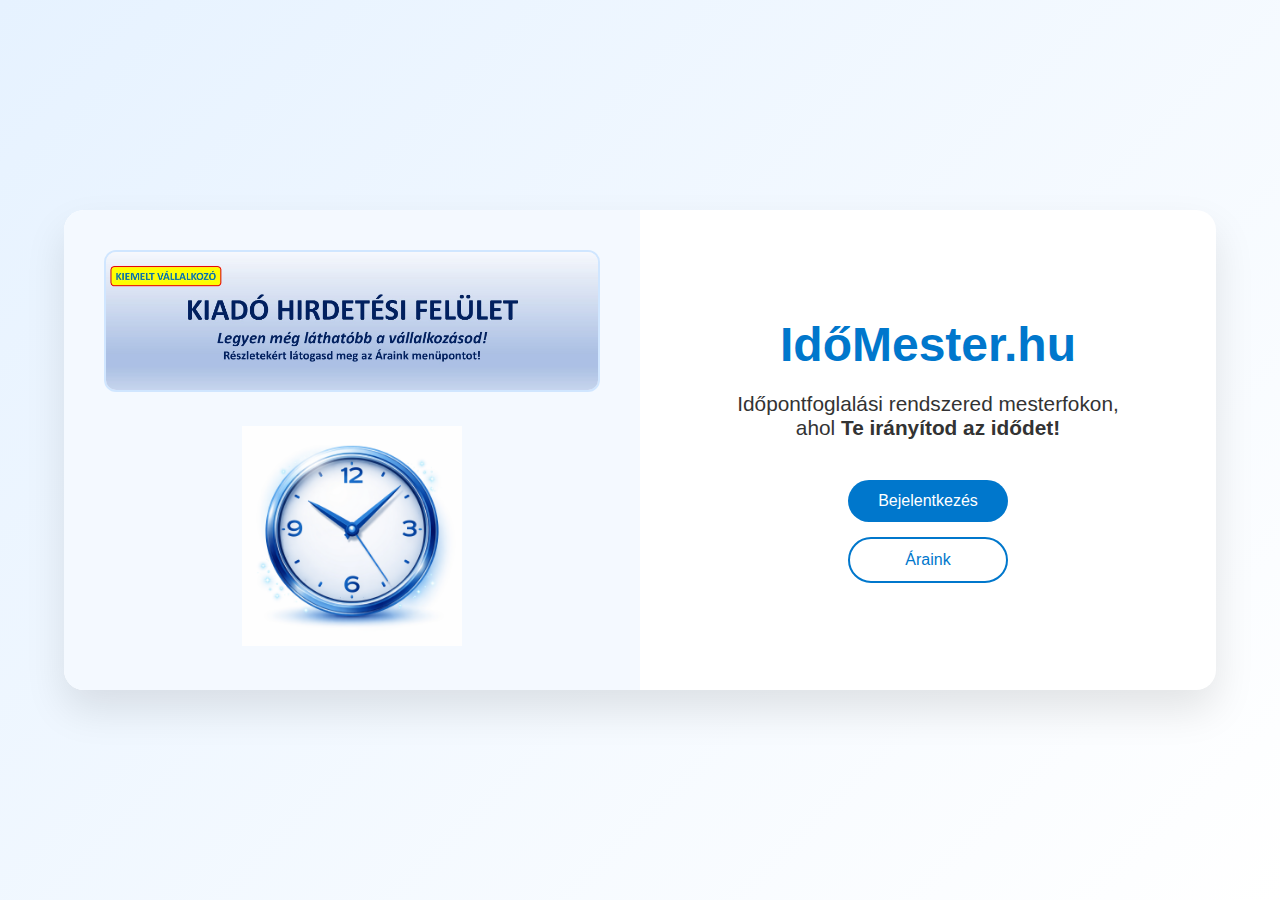
<file: index.html>
<!DOCTYPE html>
<html lang="hu">
<head>
    <meta charset="UTF-8">
    <meta name="viewport" content="width=device-width, initial-scale=1.0">
    <title>IdőMester.hu – Az idő a kezedben</title>

    <style>
        * {
            box-sizing: border-box;
            margin: 0;
            padding: 0;
            font-family: "Segoe UI", Tahoma, sans-serif;
        }

        body {
            background: linear-gradient(135deg, #e6f2ff, #ffffff);
            min-height: 100vh;
            display: flex;
            justify-content: center;
            align-items: center;
        }

        .container {
            width: 90%;
            max-width: 1200px;
            display: flex;
            background: white;
            border-radius: 20px;
            box-shadow: 0 20px 40px rgba(0, 0, 0, 0.1);
            overflow: hidden;
        }

        /* BAL OLDAL */
        .left {
            flex: 1;
            background: #f4f9ff;
            padding: 40px;
            display: flex;
            flex-direction: column;
            align-items: center;
            justify-content: center;
            gap: 30px;
        }

        .ad {
            width: 100%;
            max-width: 500px;
        }

        .ad img {
            width: 100%;
            height: auto;
            border-radius: 12px;
            border: 2px solid #d0e6ff;
        }

        .clock img {
            width: 220px;
            height: auto;
        }

        /* JOBB OLDAL */
        .right {
            flex: 1;
            padding: 40px;
            display: flex;
            flex-direction: column;
            align-items: center;
            justify-content: center;
            text-align: center;
            gap: 20px;
        }

        .right h1 {
            font-size: 3rem;
            color: #0077cc;
        }

        .right h2 {
            font-size: 1.3rem;
            font-weight: normal;
            color: #333;
            max-width: 400px;
        }

        .links {
            display: flex;
            flex-direction: column;
            gap: 15px;
            margin-top: 20px;
        }

        .links a {
            text-decoration: none;
            color: white;
            background: #0077cc;
            padding: 12px 30px;
            border-radius: 30px;
            font-size: 1rem;
            transition: background 0.3s;
        }

        .links a:hover {
            background: #005fa3;
        }

        .links a.secondary {
            background: transparent;
            color: #0077cc;
            border: 2px solid #0077cc;
        }

        .links a.secondary:hover {
            background: #e6f2ff;
        }

/* 📱 MOBILNÉZET – EGYMÁS ALATT, SCROLL NÉLKÜL */
@media (max-width: 600px) {

    body {
        min-height: 100vh;
    }

    .container {
        flex-direction: column;
        height: 100vh;
        max-height: 100vh;
        border-radius: 0;
    }

    .left {
        order: 1;
        padding: 10px;
        gap: 8px;
    }

    .right {
        order: 2;
        padding: 12px;
    }

    .ad img {
        max-height: 70px;
    }

    .right h1 {
        font-size: 1.3rem;
        margin-bottom: 8px;
    }

    form {
        gap: 8px;
    }

    input, select {
        padding: 8px;
        font-size: 0.9rem;
    }

    button {
        padding: 10px;
        font-size: 0.9rem;
    }

    .switch {
        margin-top: 8px;
        font-size: 0.85rem;
    }

    a {
        font-size: 0.85rem;
    }
}

    </style>
</head>
<body>

<div class="container">

    <!-- BAL OLDAL -->
    <div class="left">
        <div class="ad">
            <!-- HIRDETÉSI PLAKÁT (50x14 arány) -->
            <img src="hirdetes.jpg" alt="Hirdetés">
        </div>

        <div class="clock">
            <!-- ÓRA KÉP -->
            <img src="ora.png" alt="Óra">
        </div>
    </div>

    <!-- JOBB OLDAL -->
    <div class="right">
        <h1>IdőMester.hu</h1>
        <h2>
            Időpontfoglalási rendszered mesterfokon,<br>
            ahol <strong>Te irányítod az idődet!</strong>
        </h2>

        <div class="links">
            <a href="bejelentkezes.html">Bejelentkezés</a>
            <a href="araink.html" class="secondary">Áraink</a>
        </div>
    </div>

</div>

</body>
</html>
</file>
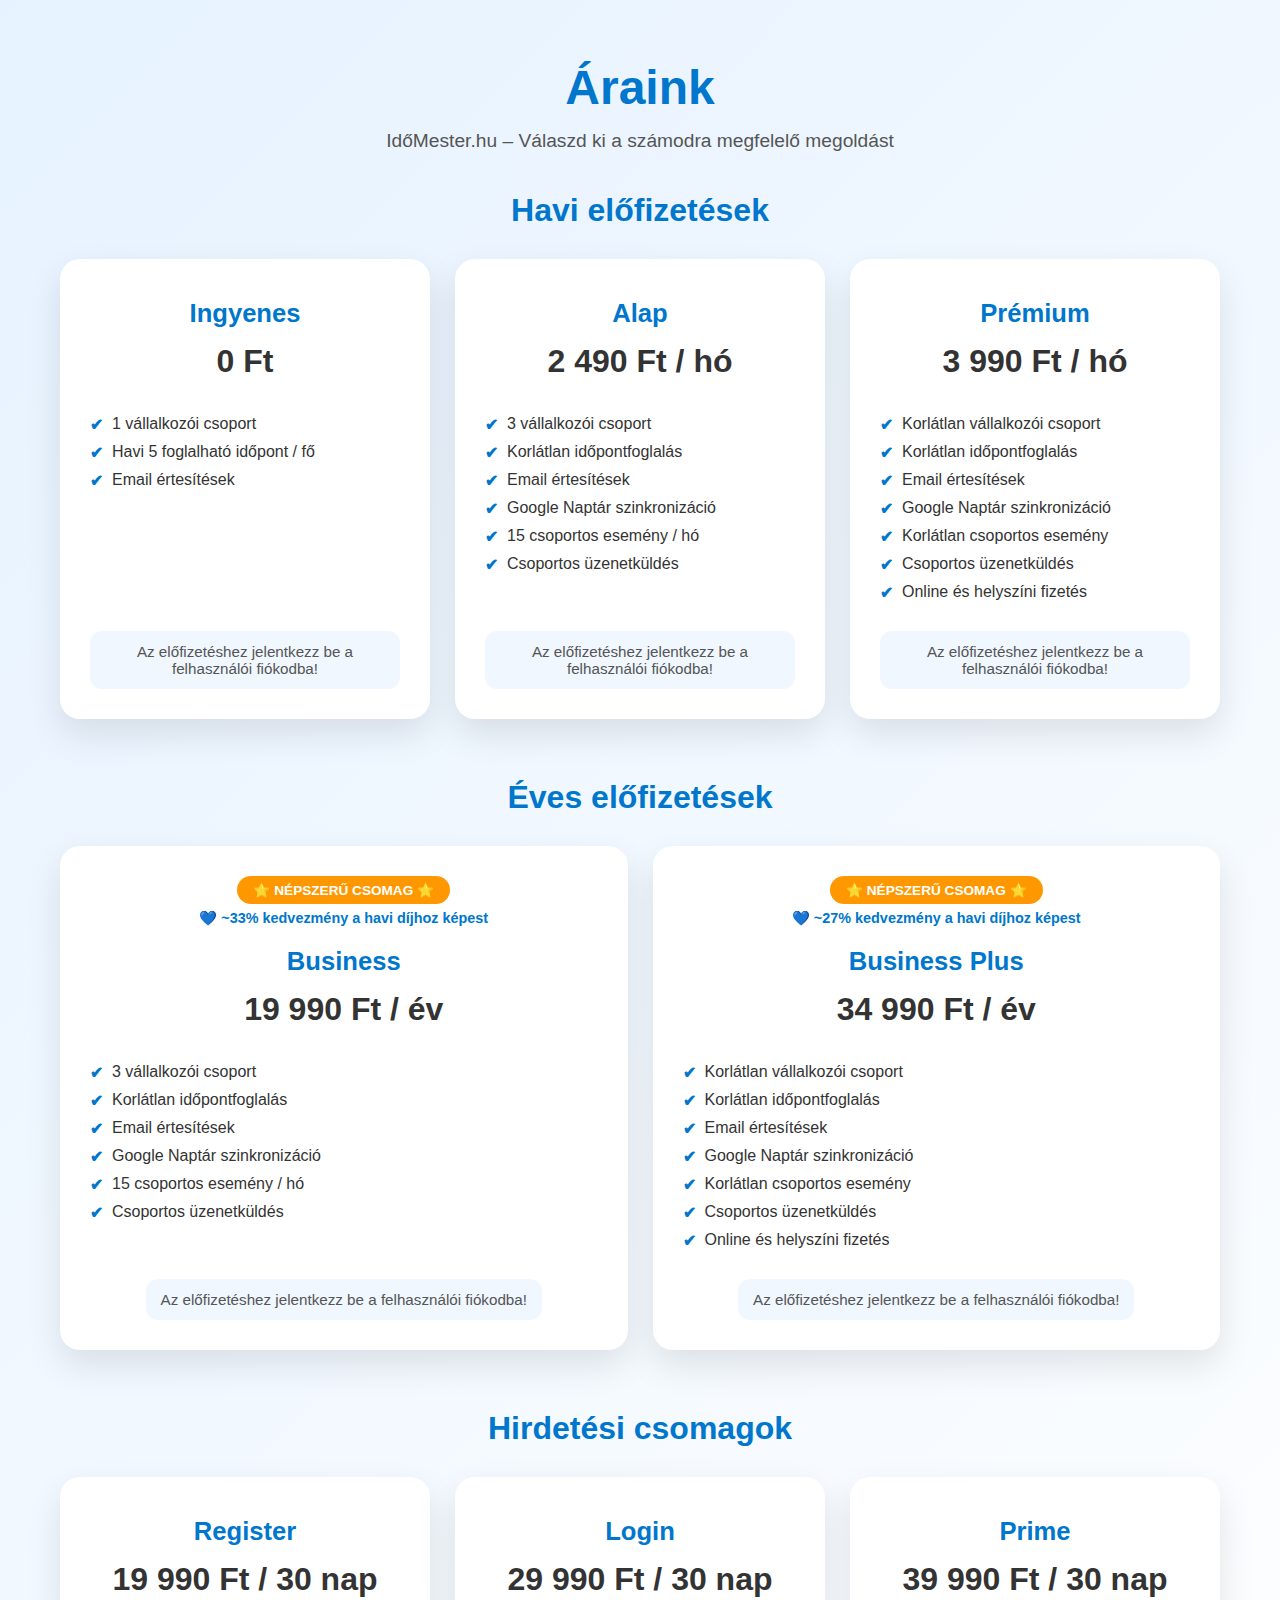
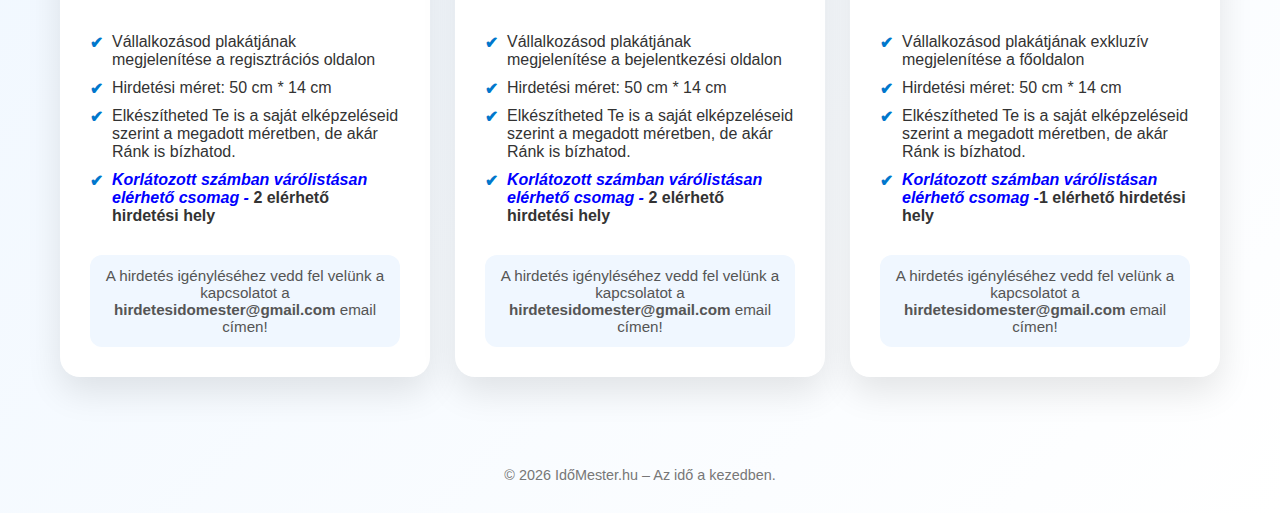
<file: araink.html>
<!DOCTYPE html>
<html lang="hu">
<head>
    <meta charset="UTF-8">
    <meta name="viewport" content="width=device-width, initial-scale=1.0">
    <title>Áraink – IdőMester.hu</title>

    <style>
        * {
            box-sizing: border-box;
            margin: 0;
            padding: 0;
            font-family: "Segoe UI", Tahoma, sans-serif;
        }

        body {
            background: linear-gradient(135deg, #e6f2ff, #ffffff);
            color: #333;
        }

        header {
            text-align: center;
            padding: 60px 20px 40px;
        }

        header h1 {
            font-size: 3rem;
            color: #0077cc;
        }

        header p {
            margin-top: 15px;
            font-size: 1.2rem;
            color: #555;
        }

        .section {
            max-width: 1200px;
            margin: 0 auto 60px;
            padding: 0 20px;
        }

        .section h2 {
            text-align: center;
            margin-bottom: 30px;
            font-size: 2rem;
            color: #0077cc;
        }

        .cards {
            display: grid;
            grid-template-columns: repeat(auto-fit, minmax(280px, 1fr));
            gap: 25px;
        }

        .card {
            background: white;
            border-radius: 20px;
            padding: 30px;
            box-shadow: 0 15px 35px rgba(0, 0, 0, 0.1);
            display: flex;
            flex-direction: column;
            align-items: center;
            text-align: center;
            position: relative;
        }

        .badge {
            background: #ff9800;
            color: white;
            padding: 6px 16px;
            border-radius: 20px;
            font-size: 0.85rem;
            font-weight: bold;
            margin-bottom: 6px;
        }

        .discount {
            font-size: 0.9rem;
            color: #0077cc;
            font-weight: bold;
            margin-bottom: 10px;
        }

        .card h3 {
            font-size: 1.6rem;
            color: #0077cc;
            margin-top: 10px;
        }

        .price {
            font-size: 2rem;
            font-weight: bold;
            margin: 15px 0;
        }

        .card ul {
            list-style: none;
            margin: 20px 0;
            text-align: left;
            width: 100%;
        }

        .card ul li {
            margin-bottom: 10px;
            padding-left: 22px;
            position: relative;
        }

        .card ul li::before {
            content: "✔";
            position: absolute;
            left: 0;
            color: #0077cc;
            font-weight: bold;
        }

        .info {
            margin-top: auto;
            font-size: 0.95rem;
            color: #555;
            background: #f0f7ff;
            padding: 12px 15px;
            border-radius: 12px;
        }

        footer {
            text-align: center;
            padding: 30px 20px;
            color: #777;
            font-size: 0.9rem;
        }

        @media (max-width: 600px) {
            header h1 {
                font-size: 2.3rem;
            }
        }
    </style>
</head>
<body>

<header>
    <h1>Áraink</h1>
    <p>IdőMester.hu – Válaszd ki a számodra megfelelő megoldást</p>
</header>

<!-- HAVI ELŐFIZETÉSEK -->
<section class="section">
    <h2>Havi előfizetések</h2>

    <div class="cards">

        <div class="card">
            <h3>Ingyenes</h3>
            <div class="price">0 Ft</div>
            <ul>
                <li>1 vállalkozói csoport</li>
                <li>Havi 5 foglalható időpont / fő</li>
                <li>Email értesítések</li>
            </ul>
            <div class="info">Az előfizetéshez jelentkezz be a felhasználói fiókodba!</div>
        </div>

        <div class="card">
            <h3>Alap</h3>
            <div class="price">2 490 Ft / hó</div>
            <ul>
                <li>3 vállalkozói csoport</li>
                <li>Korlátlan időpontfoglalás</li>
                <li>Email értesítések</li>
                <li>Google Naptár szinkronizáció</li>
                <li>15 csoportos esemény / hó</li>
                <li>Csoportos üzenetküldés</li>
            </ul>
            <div class="info">Az előfizetéshez jelentkezz be a felhasználói fiókodba!</div>
        </div>

        <div class="card">
            <h3>Prémium</h3>
            <div class="price">3 990 Ft / hó</div>
            <ul>
                <li>Korlátlan vállalkozói csoport</li>
                <li>Korlátlan időpontfoglalás</li>
                <li>Email értesítések</li>
                <li>Google Naptár szinkronizáció</li>
                <li>Korlátlan csoportos esemény</li>
                <li>Csoportos üzenetküldés</li>
                <li>Online és helyszíni fizetés</li>
            </ul>
            <div class="info">Az előfizetéshez jelentkezz be a felhasználói fiókodba!</div>
        </div>

    </div>
</section>

<!-- ÉVES ELŐFIZETÉSEK -->
<section class="section">
    <h2>Éves előfizetések</h2>

    <div class="cards">

        <div class="card">
            <div class="badge">⭐ NÉPSZERŰ CSOMAG ⭐</div>
            <div class="discount">💙 ~33% kedvezmény a havi díjhoz képest</div>
            <h3>Business</h3>
            <div class="price">19 990 Ft / év</div>
            <ul>
                <li>3 vállalkozói csoport</li>
                <li>Korlátlan időpontfoglalás</li>
                <li>Email értesítések</li>
                <li>Google Naptár szinkronizáció</li>
                <li>15 csoportos esemény / hó</li>
                <li>Csoportos üzenetküldés</li>
            </ul>
            <div class="info">Az előfizetéshez jelentkezz be a felhasználói fiókodba!</div>
        </div>

        <div class="card">
            <div class="badge">⭐ NÉPSZERŰ CSOMAG ⭐</div>
            <div class="discount">💙 ~27% kedvezmény a havi díjhoz képest</div>
            <h3>Business Plus</h3>
            <div class="price">34 990 Ft / év</div>
            <ul>
                <li>Korlátlan vállalkozói csoport</li>
                <li>Korlátlan időpontfoglalás</li>
                <li>Email értesítések</li>
                <li>Google Naptár szinkronizáció</li>
                <li>Korlátlan csoportos esemény</li>
                <li>Csoportos üzenetküldés</li>
                <li>Online és helyszíni fizetés</li>
            </ul>
            <div class="info">Az előfizetéshez jelentkezz be a felhasználói fiókodba!</div>
        </div>

    </div>
</section>

<!-- HIRDETÉSI CSOMAGOK -->
<section class="section">
    <h2>Hirdetési csomagok</h2>

    <div class="cards">

        <div class="card">
            <h3>Register</h3>
            <div class="price">19 990 Ft / 30 nap</div>
            <ul>
                <li>Vállalkozásod plakátjának megjelenítése a regisztrációs oldalon</li>
                <li>Hirdetési méret: 50 cm * 14 cm</li>
                <li>Elkészítheted Te is a saját elképzeléseid szerint a megadott méretben, de akár Ránk is bízhatod.</li>
                 <li><span style="color: blue"><b><i>Korlátozott számban várólistásan elérhető csomag - </i></b></span><b>2 elérhető hirdetési hely</b></li>
            </ul>
            <div class="info">A hirdetés igényléséhez vedd fel velünk a kapcsolatot a <b>hirdetesidomester@gmail.com </b>email címen!</div>
        </div>

        <div class="card">
            <h3>Login</h3>
            <div class="price">29 990 Ft / 30 nap</div>
            <ul>
                <li>Vállalkozásod plakátjának megjelenítése a bejelentkezési oldalon</li>
                <li>Hirdetési méret: 50 cm * 14 cm</li>
                <li>Elkészítheted Te is a saját elképzeléseid szerint a megadott méretben, de akár Ránk is bízhatod.</li>
                <li><span style="color:blue"><b><i>Korlátozott számban várólistásan elérhető csomag -</i></b></span> <b>2 elérhető hirdetési hely</b></li>
            </ul>
            <div class="info">A hirdetés igényléséhez vedd fel velünk a kapcsolatot a <b>hirdetesidomester@gmail.com </b> email címen!</div>
        </div>

        <div class="card">
            <h3>Prime</h3>
            <div class="price">39 990 Ft / 30 nap</div>
            <ul>
                <li>Vállalkozásod plakátjának exkluzív megjelenítése a főoldalon</li>
                <li>Hirdetési méret: 50 cm * 14 cm</li>
                <li>Elkészítheted Te is a saját elképzeléseid szerint a megadott méretben, de akár Ránk is bízhatod.</li>
                <li><span style="color: blue;"><b><i>Korlátozott számban várólistásan elérhető csomag -</i></b></span><b>1 elérhető hirdetési hely</b></li>
            </ul>
            <div class="info">A hirdetés igényléséhez vedd fel velünk a kapcsolatot a <b>hirdetesidomester@gmail.com </b>email címen!</div>
        </div>
    </div>
</section>

<footer>
    © 2026 IdőMester.hu – Az idő a kezedben.
</footer>

</body>
</html>
</file>
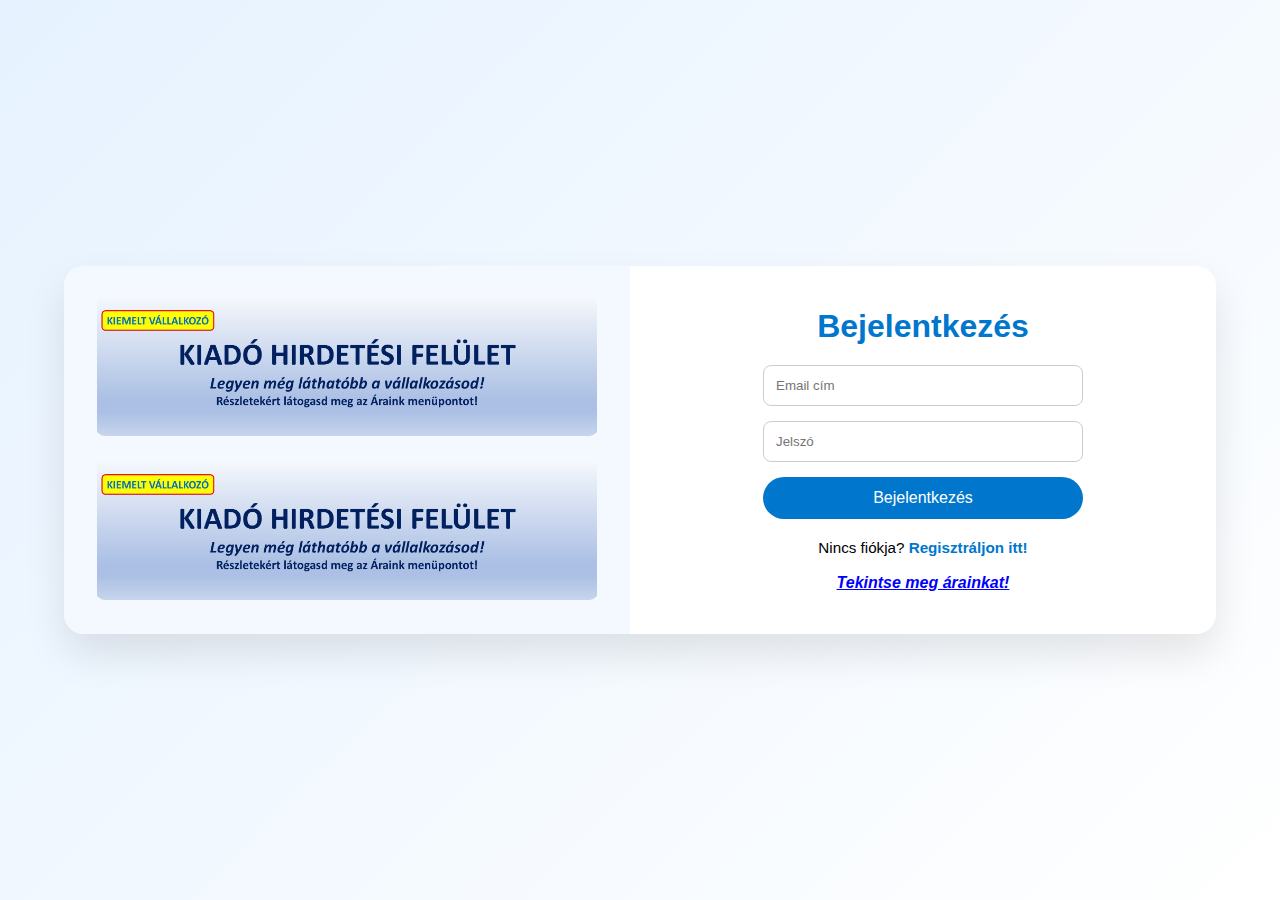
<file: bejelentkezes.html>
<!DOCTYPE html>
<html lang="hu">
<head>
<meta charset="UTF-8">
<meta name="viewport" content="width=device-width, initial-scale=1.0">
<title>Bejelentkezés – IdőMester.hu</title>

<style>
* {
    box-sizing: border-box;
    margin: 0;
    padding: 0;
    font-family: "Segoe UI", Tahoma, sans-serif;
}

body {
    background: linear-gradient(135deg, #e6f2ff, #ffffff);
    min-height: 100vh;
    display: flex;
    justify-content: center;
    align-items: center;
}

.container {
    width: 90%;
    max-width: 1200px;
    background: white;
    border-radius: 20px;
    box-shadow: 0 20px 40px rgba(0,0,0,0.1);
    display: flex;
    overflow: hidden;
}

/* BAL OLDAL – HIRDETÉSEK */
.left {
    flex: 1;
    background: #f4f9ff;
    padding: 30px;
    display: flex;
    flex-direction: column;
    gap: 20px;
    justify-content: center;
}

.ad img {
    width: 100%;
    height: auto;
    max-height: 140px;
    object-fit: contain;
    border-radius: 12px;
}

/* JOBB OLDAL – FORM */
.right {
    flex: 1;
    padding: 40px;
    display: flex;
    flex-direction: column;
    justify-content: center;
    align-items: center;
}

.right h1 {
    color: #0077cc;
    margin-bottom: 20px;
}

form {
    width: 100%;
    max-width: 320px;
    display: flex;
    flex-direction: column;
    gap: 15px;
}

input {
    padding: 12px;
    border-radius: 8px;
    border: 1px solid #ccc;
}

button {
    background: #0077cc;
    color: white;
    border: none;
    padding: 12px;
    border-radius: 25px;
    font-size: 1rem;
    cursor: pointer;
}

button:hover {
    background: #005fa3;
}

.switch {
    margin-top: 20px;
    font-size: 0.95rem;
}

.switch a {
    color: #0077cc;
    text-decoration: none;
    font-weight: bold;
}

a {
    color: blue;
}

/* 📱 MOBILNÉZET – EGYMÁS ALATT, SCROLL NÉLKÜL */
@media (max-width: 600px) {

    body {
        min-height: 100vh;
    }

    .container {
        flex-direction: column;
        height: 100vh;
        max-height: 100vh;
        border-radius: 0;
    }

    .left {
        order: 1;
        padding: 10px;
        gap: 8px;
    }

    .right {
        order: 2;
        padding: 12px;
    }

    .ad img {
        max-height: 70px;
    }

    .right h1 {
        font-size: 1.3rem;
        margin-bottom: 8px;
    }

    form {
        gap: 8px;
    }

    input, select {
        padding: 8px;
        font-size: 0.9rem;
    }

    button {
        padding: 10px;
        font-size: 0.9rem;
    }

    .switch {
        margin-top: 8px;
        font-size: 0.85rem;
    }

    a {
        font-size: 0.85rem;
    }
}


</style>
</head>
<body>

<div class="container">

    <div class="left">
        <div class="ad"><img src="hirdetes.jpg" alt="Hirdetés"></div>
        <div class="ad"><img src="hirdetes.jpg" alt="Hirdetés"></div>
    </div>

    <div class="right">
        <h1>Bejelentkezés</h1>

        <!-- PHP-hoz kötött űrlap -->
        <form method="post" action="bejelentkezes.php">
            <input type="email" name="email" placeholder="Email cím" required>
            <input type="password" name="jelszo" placeholder="Jelszó" required>
            <button type="submit">Bejelentkezés</button>
        </form>

        <div class="switch">
            Nincs fiókja? <a href="regisztracio.html">Regisztráljon itt!</a>
        </div>

        <br>

        <a href="araink.html"><b><i>Tekintse meg árainkat!</i></b></a>
    </div>

</div>

</body>
</html>
</file>
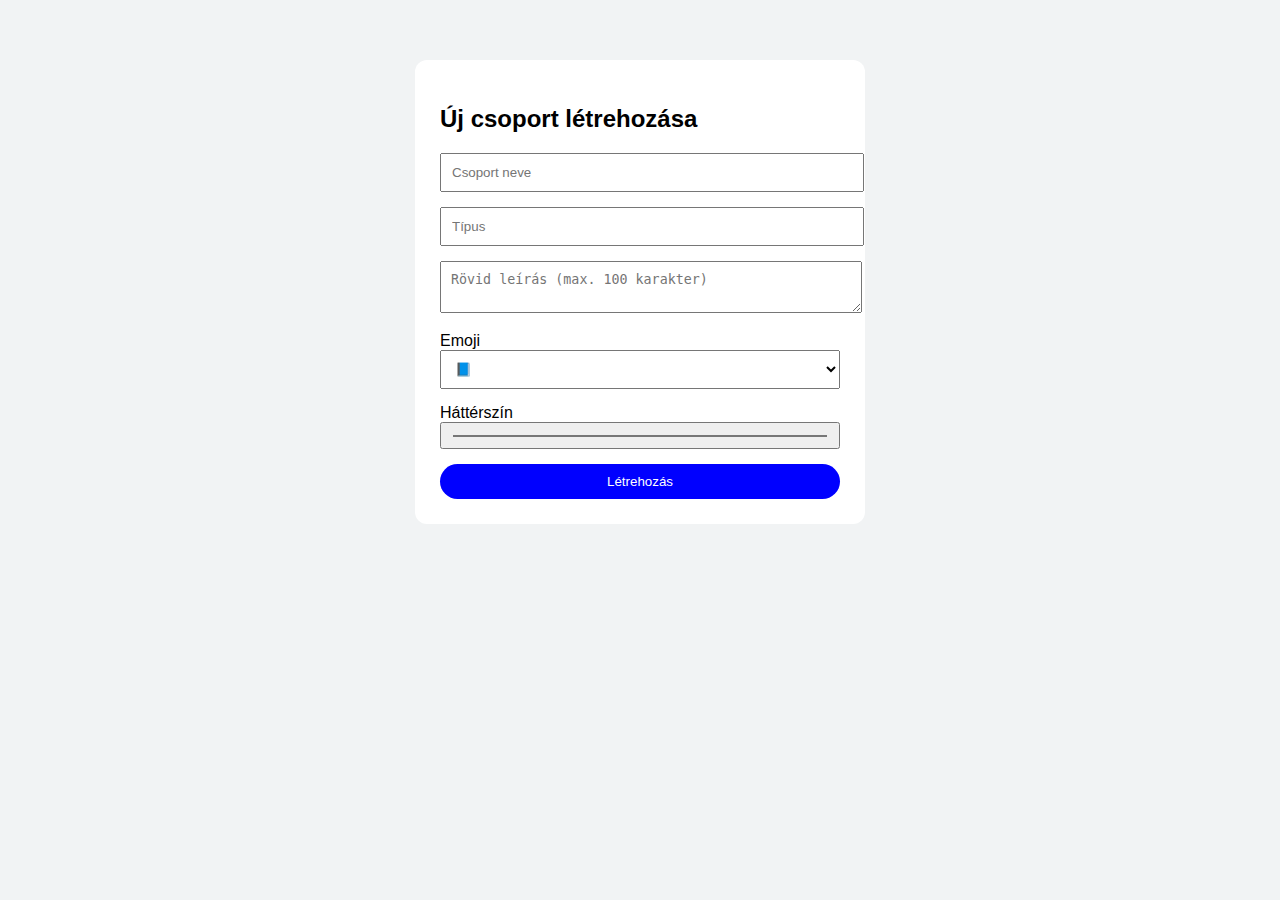
<file: csoport_uj.html>
<!DOCTYPE html>
<html lang="hu">
<head>
    <meta charset="UTF-8">
    <title>Új csoport</title>
    <link rel="stylesheet" href="csoport.css">
</head>
<body>

<div class="form-kartya">
    <h2>Új csoport létrehozása</h2>

    <form id="ujCsoportForm">
        <input name="csoport_nev" placeholder="Csoport neve" required>
        <input name="tipus" placeholder="Típus" required>

        <textarea name="leiras" maxlength="100"
            placeholder="Rövid leírás (max. 100 karakter)"></textarea>

        <label>Emoji</label>
        <select name="emoji">
            <option>📘</option>
            <option>🎓</option>
            <option>🧠</option>
            <option>💼</option>
            <option>📊</option>
            <option>🛠️</option>
        </select>

        <label>Háttérszín</label>
        <input type="color" name="hatterszin" value="#34a853">

        <button>Létrehozás</button>
    </form>
</div>

<script>
document.getElementById("ujCsoportForm").addEventListener("submit", e => {
    e.preventDefault();

    fetch("csoport_letrehozas.php", {
        method: "POST",
        body: new FormData(e.target)
    }).then(() => {
        window.location.href = "csoportok.html";
    });
});
</script>

</body>
</html>
</file>
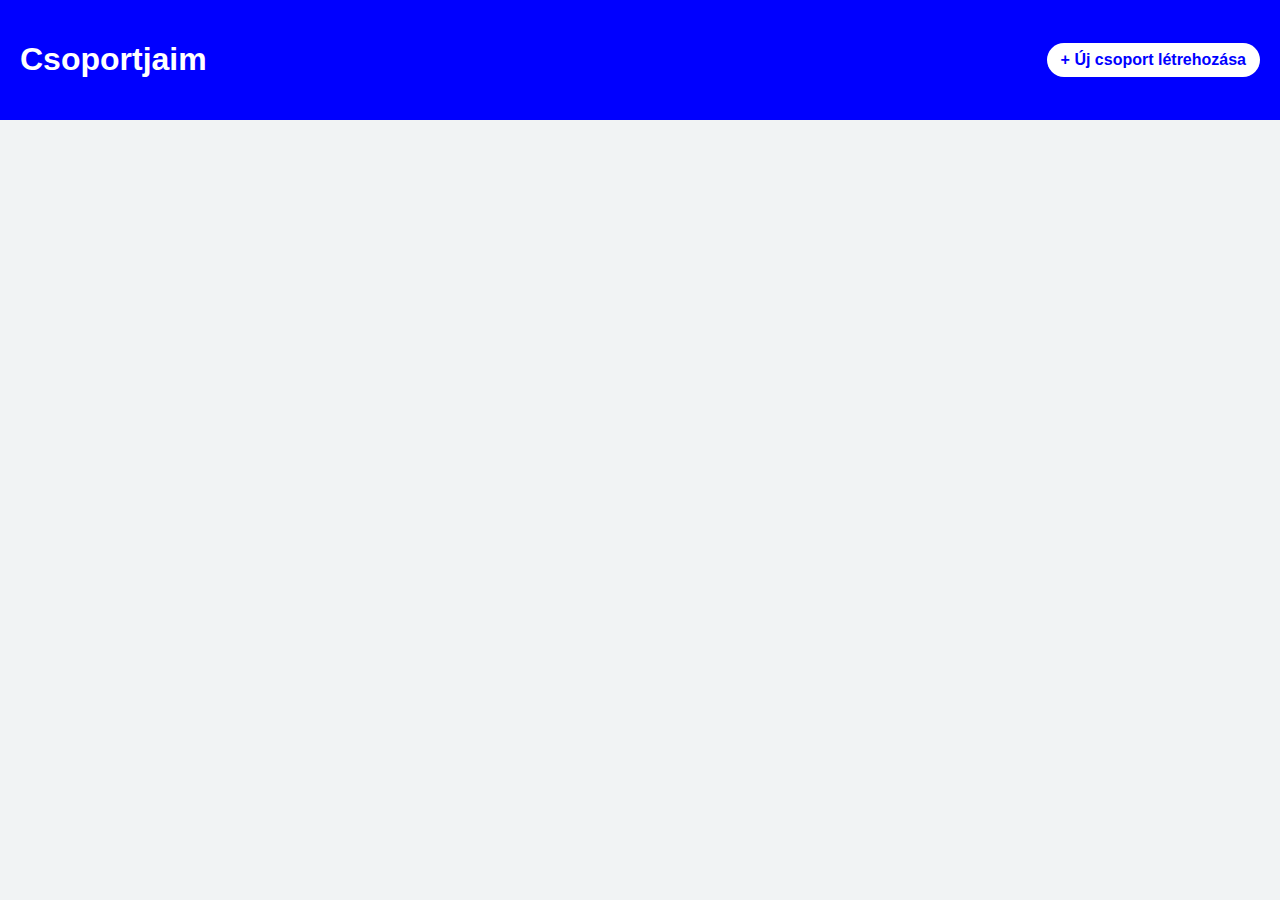
<file: csoportok.html>
<!DOCTYPE html>
<html lang="hu">
<head>
    <meta charset="UTF-8">
    <title>Csoportjaim</title>
    <link rel="stylesheet" href="csoport.css">
</head>
<body>

<header class="fejlec">
    <h1>Csoportjaim</h1>
    <a id="ujCsoportBtn" href="csoport_uj.html">+ Új csoport létrehozása</a>
</header>

<main id="csoportLista" class="kartya-grid"></main>

<script>
// jogosultság
fetch("jogosultsag.php")
    .then(r => r.json())
    .then(auth => {
        if (auth.szerepkor !== "vallalkozo") {
            document.getElementById("ujCsoportBtn").style.display = "none";
        }
    });

// csoportok betöltése
fetch("csoportok_listaja.php")
    .then(r => r.json())
    .then(csoportok => {
        const lista = document.getElementById("csoportLista");

        if (csoportok.length === 0) {
            lista.innerHTML = "<p>Még nincs egyetlen csoportod sem.</p>";
            return;
        }

        csoportok.forEach(cs => {
            lista.innerHTML += `
                <div class="kartya" style="--szin:${cs.hatterszin}">
                    <div class="kartya-fejlec">
                        <div class="ikon">${cs.emoji}</div>
                    </div>
                    <div class="kartya-tartalom">
                        <h2>${cs.csoport_nev}</h2>
                        <p class="tipus">${cs.tipus}</p>
                        <p class="leiras">${cs.leiras ?? ""}</p>
                    </div>
                </div>
            `;
        });
    });
</script>

</body>
</html>
</file>
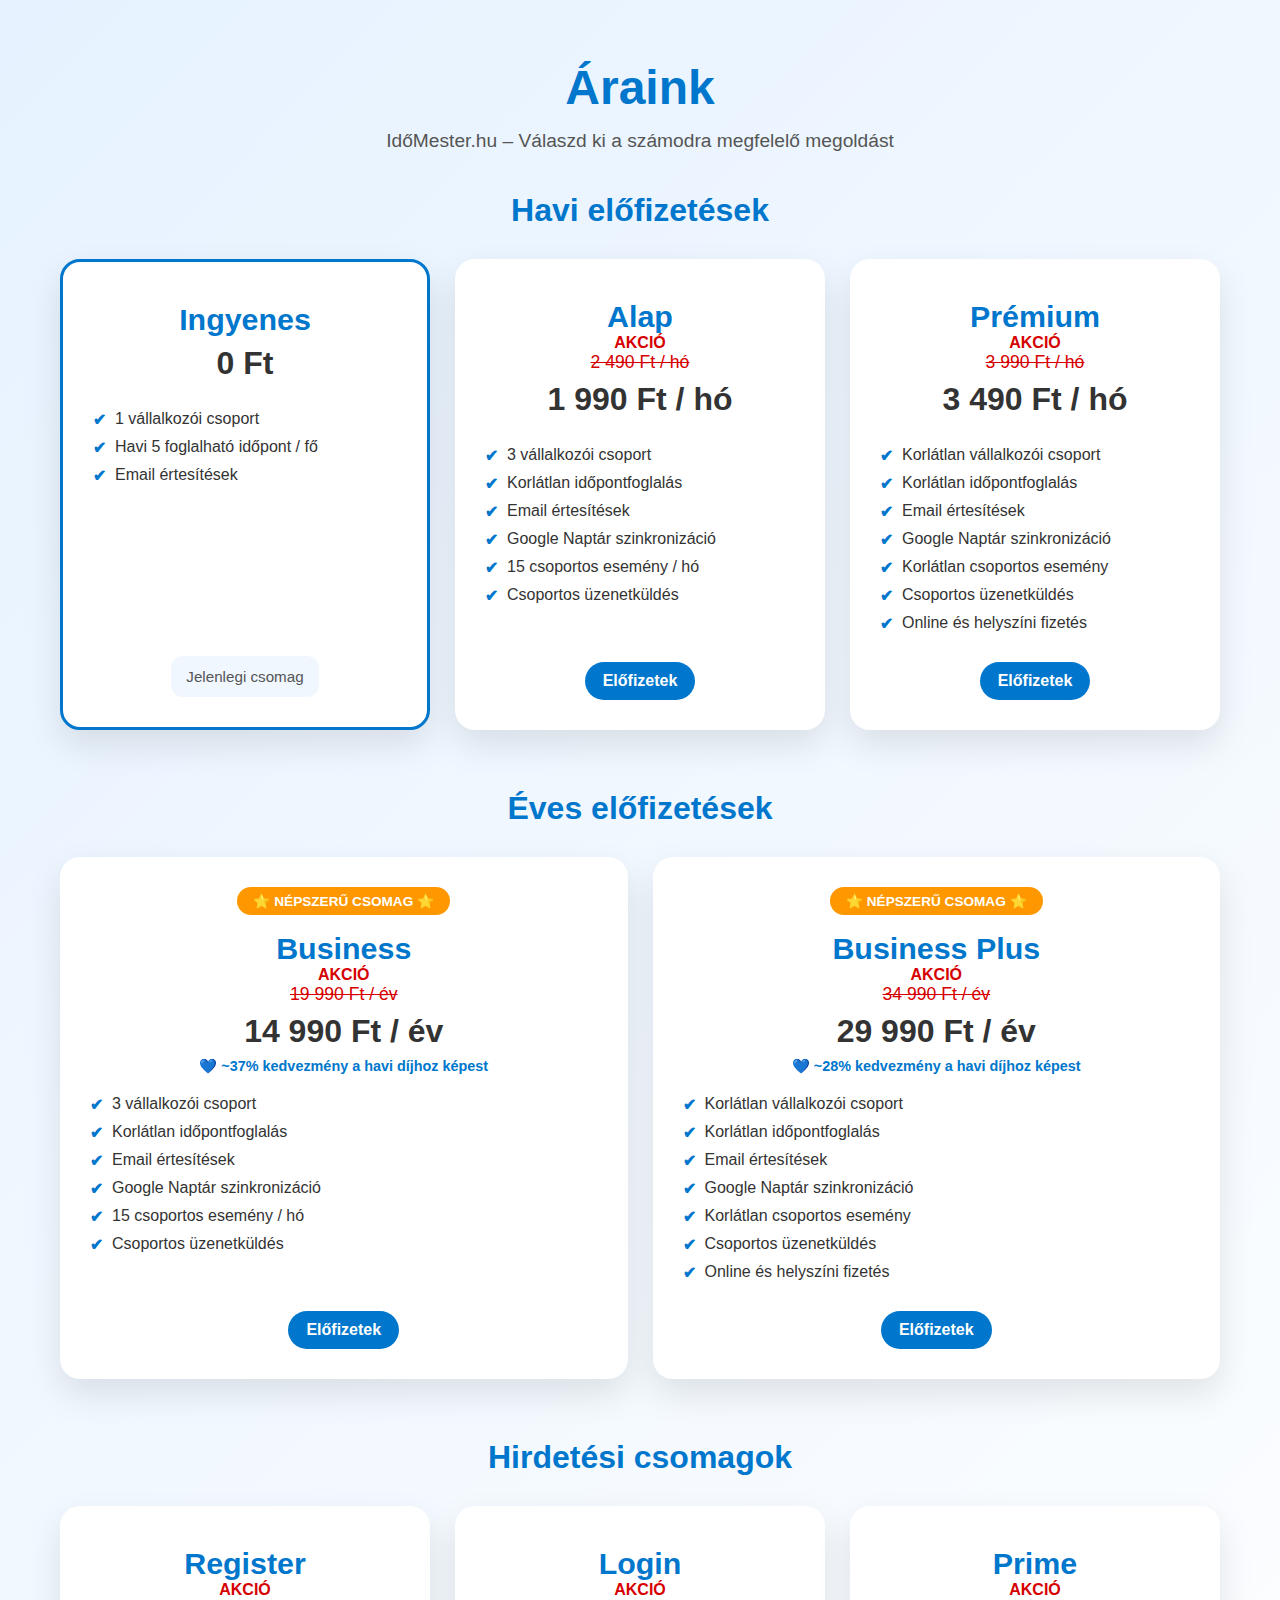
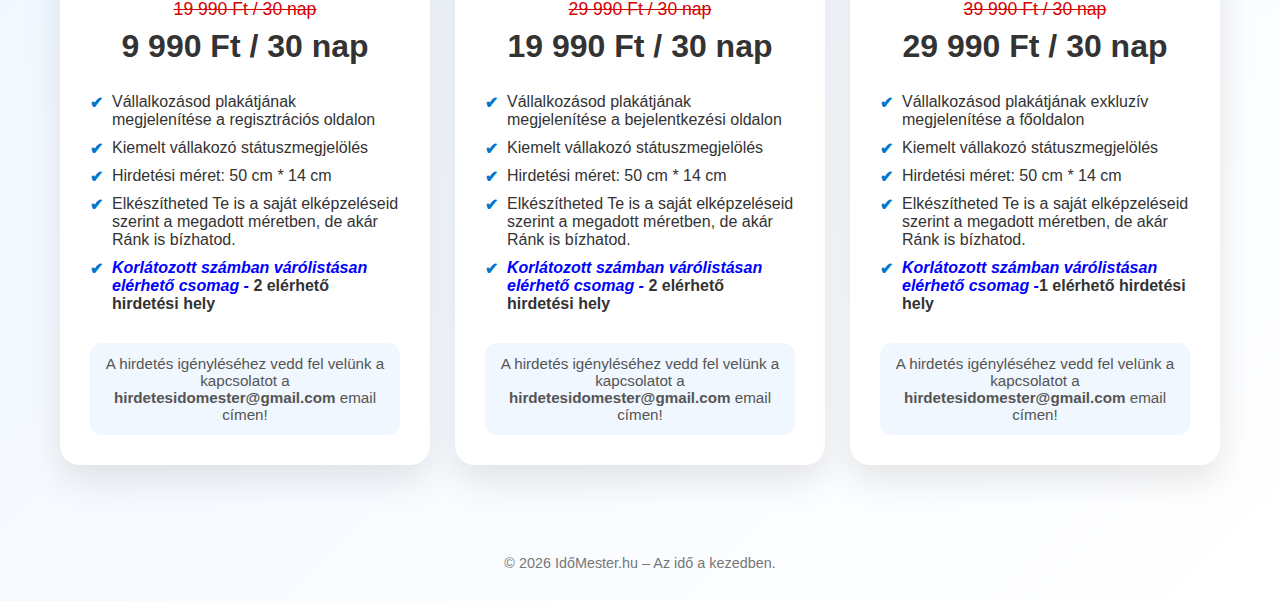
<file: elofizetesek.html>
<!DOCTYPE html>
<html lang="hu">
<head>
<meta charset="UTF-8">
<meta name="viewport" content="width=device-width, initial-scale=1.0">
<title>Áraink – IdőMester.hu</title>

<style>
* {
    box-sizing: border-box;
    margin: 0;
    padding: 0;
    font-family: "Segoe UI", Tahoma, sans-serif;
}

body {
    background: linear-gradient(135deg, #e6f2ff, #ffffff);
    color: #333;
}

header {
    text-align: center;
    padding: 60px 20px 40px;
}

header h1 {
    font-size: 3rem;
    color: #0077cc;
}

header p {
    margin-top: 15px;
    font-size: 1.2rem;
    color: #555;
}

.section {
    max-width: 1200px;
    margin: 0 auto 60px;
    padding: 0 20px;
}

.section h2 {
    text-align: center;
    margin-bottom: 30px;
    font-size: 2rem;
    color: #0077cc;
}

.cards {
    display: grid;
    grid-template-columns: repeat(auto-fit, minmax(280px, 1fr));
    gap: 25px;
}

.card {
    background: white;
    border-radius: 20px;
    padding: 30px;
    box-shadow: 0 15px 35px rgba(0, 0, 0, 0.1);
    display: flex;
    flex-direction: column;
    align-items: center;
    text-align: center;
}

.card.active {
    border: 3px solid #0077cc;
}

.badge {
    background: #ff9800;
    color: white;
    padding: 6px 16px;
    border-radius: 20px;
    font-size: 0.85rem;
    font-weight: bold;
    margin-bottom: 6px;
}

.sale {
    color: #d60000;
    font-weight: bold;
}

.old-price {
    color: #d60000;
    text-decoration: line-through;
    font-size: 1.1rem;
}

.price {
    font-size: 2rem;
    font-weight: bold;
    margin: 8px 0;
}

.discount {
    font-size: 0.9rem;
    color: #0077cc;
    font-weight: bold;
}

.card h3 {
    font-size: 1.9rem;
    color: #0077cc;
    margin-top: 10px;
}

.card ul {
    list-style: none;
    margin: 20px 0;
    text-align: left;
    width: 100%;
}

.card ul li {
    margin-bottom: 10px;
    padding-left: 22px;
    position: relative;
}

.card ul li::before {
    content: "✔";
    position: absolute;
    left: 0;
    color: #0077cc;
    font-weight: bold;
}

.subscribe {
    margin-top: auto;
}

.subscribe a {
    display: inline-block;
    padding: 10px 18px;
    background: #0077cc;
    color: white;
    border-radius: 25px;
    text-decoration: none;
    font-weight: bold;
}

.info {
    margin-top: auto;
    font-size: 0.95rem;
    color: #555;
    background: #f0f7ff;
    padding: 12px 15px;
    border-radius: 12px;
}

footer {
    text-align: center;
    padding: 30px 20px;
    color: #777;
    font-size: 0.9rem;
}
</style>
</head>
<body>

<header>
    <h1>Áraink</h1>
    <p>IdőMester.hu – Válaszd ki a számodra megfelelő megoldást</p>
</header>

<!-- HAVI ELŐFIZETÉSEK -->
<section class="section">
<h2>Havi előfizetések</h2>
<div class="cards">

<div class="card active">
    <h3>Ingyenes</h3>
    <div class="price">0 Ft</div>
    <ul>
        <li>1 vállalkozói csoport</li>
        <li>Havi 5 foglalható időpont / fő</li>
        <li>Email értesítések</li>
    </ul>
    <div class="info">Jelenlegi csomag</div>
</div>

<div class="card">
    <h3>Alap</h3>
    <div class="sale">AKCIÓ</div>
    <div class="old-price">2 490 Ft / hó</div>
    <div class="price">1 990 Ft / hó</div>
    <ul>
        <li>3 vállalkozói csoport</li>
        <li>Korlátlan időpontfoglalás</li>
        <li>Email értesítések</li>
        <li>Google Naptár szinkronizáció</li>
        <li>15 csoportos esemény / hó</li>
        <li>Csoportos üzenetküldés</li>
    </ul>
    <div class="subscribe"><a href="elofizetek.php?csomag=alap">Előfizetek</a></div>
</div>

<div class="card">
    <h3>Prémium</h3>
    <div class="sale">AKCIÓ</div>
    <div class="old-price">3 990 Ft / hó</div>
    <div class="price">3 490 Ft / hó</div>
    <ul>
        <li>Korlátlan vállalkozói csoport</li>
        <li>Korlátlan időpontfoglalás</li>
        <li>Email értesítések</li>
        <li>Google Naptár szinkronizáció</li>
        <li>Korlátlan csoportos esemény</li>
        <li>Csoportos üzenetküldés</li>
        <li>Online és helyszíni fizetés</li>
    </ul>
    <div class="subscribe"><a href="elofizetek.php?csomag=premium">Előfizetek</a></div>
</div>

</div>
</section>

<!-- ÉVES ELŐFIZETÉSEK -->
<section class="section">
<h2>Éves előfizetések</h2>
<div class="cards">

    <div class="card">
        <div class="badge">⭐ NÉPSZERŰ CSOMAG ⭐</div>
        <h3>Business</h3>
        <div class="sale">AKCIÓ</div>
        <div class="old-price">19 990 Ft / év</div>
        <div class="price">14 990 Ft / év</div>
        <div class="discount">💙 ~37% kedvezmény a havi díjhoz képest</div>
        <ul>
            <li>3 vállalkozói csoport</li>
            <li>Korlátlan időpontfoglalás</li>
            <li>Email értesítések</li>
            <li>Google Naptár szinkronizáció</li>
            <li>15 csoportos esemény / hó</li>
            <li>Csoportos üzenetküldés</li>
        </ul>
        <div class="subscribe"><a href="elofizetek.php?csomag=business">Előfizetek</a></div>
    </div>

    <div class="card">
        <div class="badge">⭐ NÉPSZERŰ CSOMAG ⭐</div>
        <h3>Business Plus</h3>
        <div class="sale">AKCIÓ</div>
        <div class="old-price">34 990 Ft / év</div>
        <div class="price">29 990 Ft / év</div>
        <div class="discount">💙 ~28% kedvezmény a havi díjhoz képest</div>
        <ul>
            <li>Korlátlan vállalkozói csoport</li>
            <li>Korlátlan időpontfoglalás</li>
            <li>Email értesítések</li>
            <li>Google Naptár szinkronizáció</li>
            <li>Korlátlan csoportos esemény</li>
            <li>Csoportos üzenetküldés</li>
            <li>Online és helyszíni fizetés</li>
        </ul>
        <div class="subscribe"><a href="elofizetek.php?csomag=businessplus">Előfizetek</a></div>
    </div>

</div>
</section>

<!-- HIRDETÉSI CSOMAGOK -->
<section class="section">
    <h2>Hirdetési csomagok</h2>
    <div class="cards">

        <div class="card">
            <h3>Register</h3>
            <div class="sale">AKCIÓ</div>
            <div class="old-price">19 990 Ft / 30 nap</div>
            <div class="price">9 990 Ft / 30 nap</div>
            <ul>
                <li>Vállalkozásod plakátjának megjelenítése a regisztrációs oldalon</li>
                <li>Kiemelt vállakozó státuszmegjelölés</li>
                <li>Hirdetési méret: 50 cm * 14 cm</li>
                <li>Elkészítheted Te is a saját elképzeléseid szerint a megadott méretben, de akár Ránk is bízhatod.</li>
                <li><span style="color: blue"><b><i>Korlátozott számban várólistásan elérhető csomag - </i></b></span><b>2 elérhető hirdetési hely</b></li>
            </ul>
            <div class="info">
                A hirdetés igényléséhez vedd fel velünk a kapcsolatot a
                <b>hirdetesidomester@gmail.com</b> email címen!
            </div>
        </div>

        <div class="card">
            <h3>Login</h3>
            <div class="sale">AKCIÓ</div>
            <div class="old-price">29 990 Ft / 30 nap</div>
            <div class="price">19 990 Ft / 30 nap</div>
            <ul>
                <li>Vállalkozásod plakátjának megjelenítése a bejelentkezési oldalon</li>
                <li>Kiemelt vállakozó státuszmegjelölés</li>
                <li>Hirdetési méret: 50 cm * 14 cm</li>
                <li>Elkészítheted Te is a saját elképzeléseid szerint a megadott méretben, de akár Ránk is bízhatod.</li>
                <li><span style="color:blue"><b><i>Korlátozott számban várólistásan elérhető csomag -</i></b></span> <b>2 elérhető hirdetési hely</b></li>
            </ul>
            <div class="info">
                A hirdetés igényléséhez vedd fel velünk a kapcsolatot a
                <b>hirdetesidomester@gmail.com</b> email címen!
            </div>
        </div>

        <div class="card">
            <h3>Prime</h3>
            <div class="sale">AKCIÓ</div>
            <div class="old-price">39 990 Ft / 30 nap</div>
            <div class="price">29 990 Ft / 30 nap</div>
            <ul>
                <li>Vállalkozásod plakátjának exkluzív megjelenítése a főoldalon</li>
                <li>Kiemelt vállakozó státuszmegjelölés</li>
                <li>Hirdetési méret: 50 cm * 14 cm</li>
                <li>Elkészítheted Te is a saját elképzeléseid szerint a megadott méretben, de akár Ránk is bízhatod.</li>
                <li><span style="color: blue;"><b><i>Korlátozott számban várólistásan elérhető csomag -</i></b></span><b>1 elérhető hirdetési hely</b></li>
            </ul>
            <div class="info">
                A hirdetés igényléséhez vedd fel velünk a kapcsolatot a
                <b>hirdetesidomester@gmail.com</b> email címen!
            </div>
        </div>

    </div>
</section>

<footer>
© 2026 IdőMester.hu – Az idő a kezedben.
</footer>

</body>
</html>
</file>
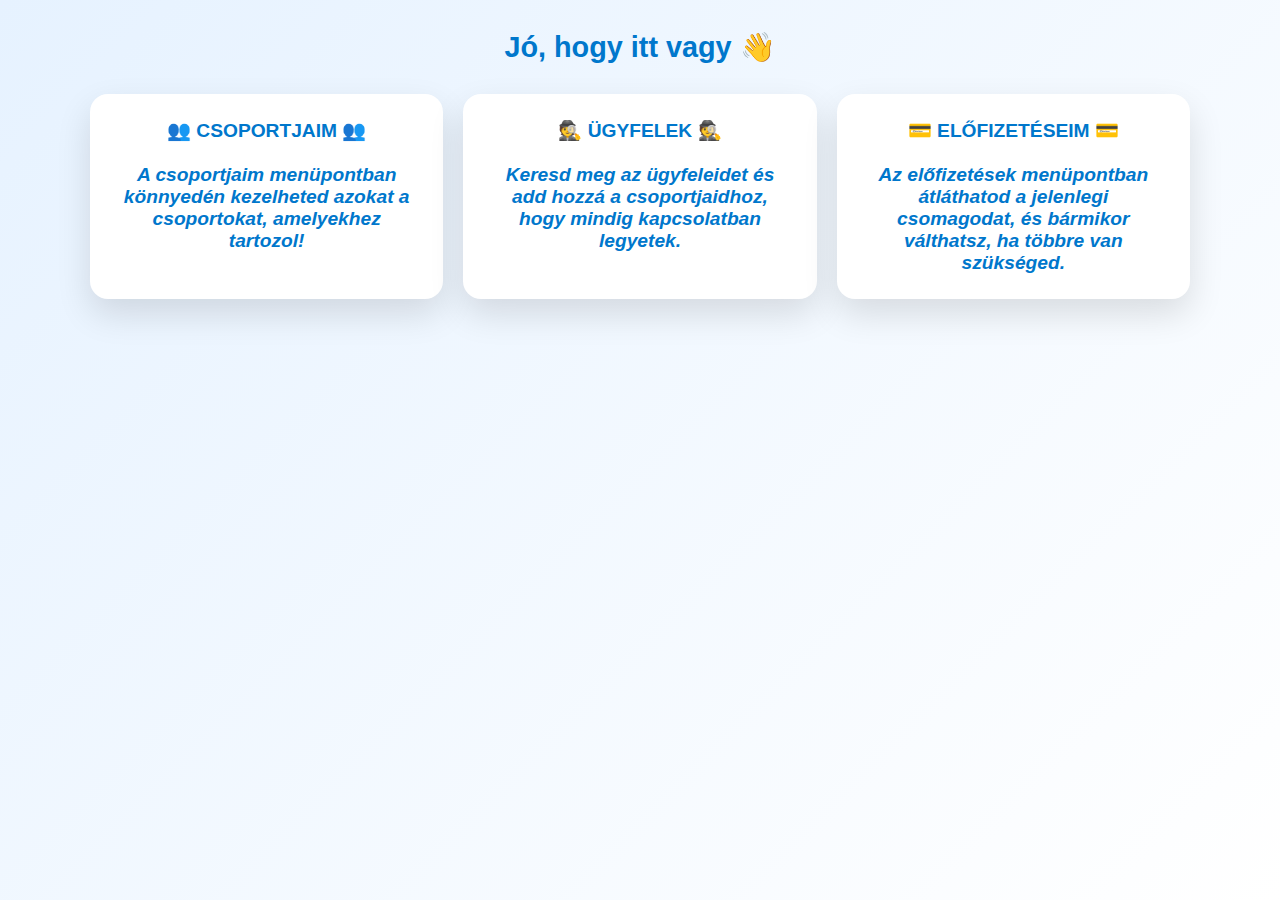
<file: profilom.html>
<!DOCTYPE html>
<html lang="hu">
<head>
<meta charset="UTF-8">
<meta name="viewport" content="width=device-width, initial-scale=1.0">
<title>Fiókom – IdőMester</title>

<style>
* {
    box-sizing: border-box;
    margin: 0;
    padding: 0;
    font-family: "Segoe UI", Tahoma, sans-serif;
}

body {
    background: linear-gradient(135deg, #e6f2ff, #ffffff);
    min-height: 100vh;
    padding: 30px 15px;
}

/* FEJLÉC */
.header {
    text-align: center;
    margin-bottom: 30px;
}

.header h1 {
    font-size: 1.8rem;
    color: #0077cc;
}

/* KÁRTYÁK KONTAINER */
.cards {
    max-width: 1100px;
    margin: 0 auto;
    display: grid;
    grid-template-columns: 1fr;
    gap: 20px;
}

/* NAGY KIJELZŐ – 3 oszlop */
@media (min-width: 900px) {
    .cards {
        grid-template-columns: repeat(3, 1fr);
    }
}

.card {
    background: white;
    border-radius: 18px;
    padding: 25px;
    box-shadow: 0 15px 35px rgba(0,0,0,0.12);
    text-align: center;
    transition: transform 0.2s ease;
}

.card:hover {
    transform: translateY(-3px);
}

.card a {
    text-decoration: none;
    color: #0077cc;
    font-size: 1.2rem;
    font-weight: bold;
}

/* MOBIL */
@media (max-width: 480px) {
    .header h1 {
        font-size: 1.5rem;
    }
}
</style>
</head>
<body>

<!-- ÜDVÖZLÉS -->
<div class="header">
    <h1 id="udvozles">Jó, hogy itt vagy 👋</h1>
</div>

<!-- KÁRTYÁK -->
<div class="cards">

    <div class="card">
        <a href="csoportok.html">👥 CSOPORTJAIM 👥<br><br>
        <i>A csoportjaim menüpontban könnyedén kezelheted azokat a csoportokat, amelyekhez tartozol!</i></a>
    </div>

    <div class="card">
        <a href="ugyfelek.html">🕵️ ÜGYFELEK 🕵️<br><br>
        <i>Keresd meg az ügyfeleidet és add hozzá a csoportjaidhoz, hogy mindig kapcsolatban legyetek.</i></a>
    </div>

    <div class="card">
        <a href="elofizetesek.html">💳 ELŐFIZETÉSEIM 💳<br><br>
        <i>Az előfizetések menüpontban átláthatod a jelenlegi csomagodat, és bármikor válthatsz, ha többre van szükséged.</i></a>
    </div>

</div>

<script>
fetch("profilom.php")
    .then(response => response.json())
    .then(data => {
        if (data.nev) {
            document.getElementById("udvozles").textContent =
                "Üdv újra, " + data.nev + "!";
        }
    });
</script>

</body>
</html>
</file>
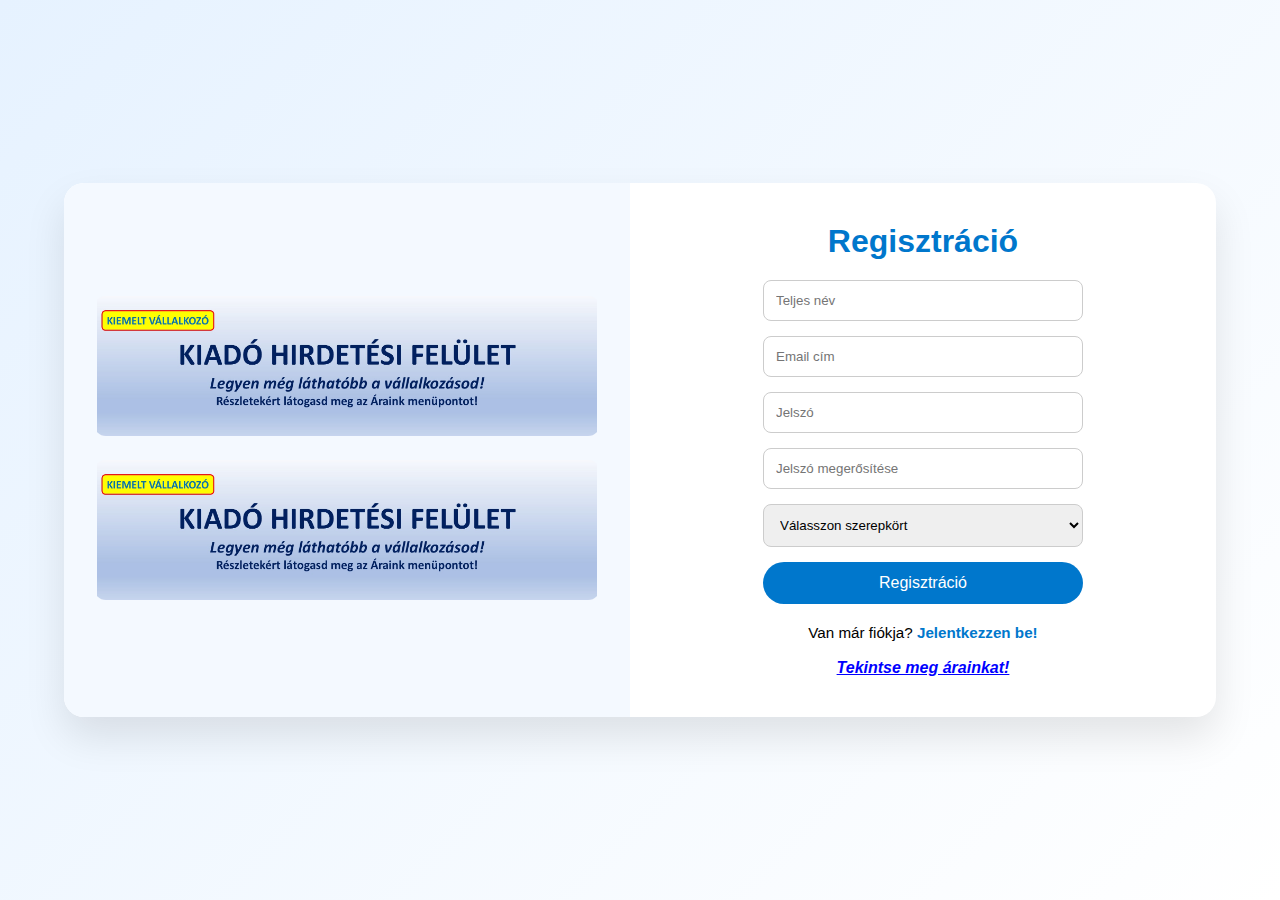
<file: regisztracio.html>
<!DOCTYPE html>
<html lang="hu">
<head>
<meta charset="UTF-8">
<meta name="viewport" content="width=device-width, initial-scale=1.0">
<title>Regisztráció – IdőMester.hu</title>

<style>
* {
    box-sizing: border-box;
    margin: 0;
    padding: 0;
    font-family: "Segoe UI", Tahoma, sans-serif;
}

body {
    background: linear-gradient(135deg, #e6f2ff, #ffffff);
    min-height: 100vh;
    display: flex;
    justify-content: center;
    align-items: center;
}

.container {
    width: 90%;
    max-width: 1200px;
    background: white;
    border-radius: 20px;
    box-shadow: 0 20px 40px rgba(0,0,0,0.1);
    display: flex;
    overflow: hidden;
}

/* BAL OLDAL – HIRDETÉSEK */
.left {
    flex: 1;
    background: #f4f9ff;
    padding: 30px;
    display: flex;
    flex-direction: column;
    gap: 20px;
    justify-content: center;
}

.ad img {
    width: 100%;
    height: auto;
    max-height: 140px;
    object-fit: contain;
    border-radius: 12px;
}

/* JOBB OLDAL – FORM */
.right {
    flex: 1;
    padding: 40px;
    display: flex;
    flex-direction: column;
    justify-content: center;
    align-items: center;
}

.right h1 {
    color: #0077cc;
    margin-bottom: 20px;
}

form {
    width: 100%;
    max-width: 320px;
    display: flex;
    flex-direction: column;
    gap: 15px;
}

input, select {
    padding: 12px;
    border-radius: 8px;
    border: 1px solid #ccc;
}

button {
    background: #0077cc;
    color: white;
    border: none;
    padding: 12px;
    border-radius: 25px;
    font-size: 1rem;
    cursor: pointer;
}

button:hover {
    background: #005fa3;
}

.switch {
    margin-top: 20px;
    font-size: 0.95rem;
}

.switch a {
    color: #0077cc;
    text-decoration: none;
    font-weight: bold;
}

a {
    color: blue;
}

/* 📱 MOBILNÉZET – EGYMÁS ALATT, SCROLL NÉLKÜL */
@media (max-width: 600px) {

    body {
        min-height: 100vh;
    }

    .container {
        flex-direction: column;
        height: 100vh;
        max-height: 100vh;
        border-radius: 0;
    }

    .left {
        order: 1;
        padding: 10px;
        gap: 8px;
    }

    .right {
        order: 2;
        padding: 12px;
    }

    .ad img {
        max-height: 70px;
    }

    .right h1 {
        font-size: 1.3rem;
        margin-bottom: 8px;
    }

    form {
        gap: 8px;
    }

    input, select {
        padding: 8px;
        font-size: 0.9rem;
    }

    button {
        padding: 10px;
        font-size: 0.9rem;
    }

    .switch {
        margin-top: 8px;
        font-size: 0.85rem;
    }

    a {
        font-size: 0.85rem;
    }
}


</style>
</head>
<body>

<div class="container">

    <div class="left">
        <div class="ad"><img src="hirdetes.jpg" alt="Hirdetés"></div>
        <div class="ad"><img src="hirdetes.jpg" alt="Hirdetés"></div>
    </div>

    <div class="right">
        <h1>Regisztráció</h1>

        <!-- PHP-hoz kötött űrlap -->
        <form method="post" action="regisztracio.php">
            <input type="text" name="nev" placeholder="Teljes név" required>
            <input type="email" name="email" placeholder="Email cím" required>
            <input type="password" name="jelszo" placeholder="Jelszó" required>
            <input type="password" name="jelszo2" placeholder="Jelszó megerősítése" required>

            <!-- SZEREPKÖR A LEGALJÁN -->
            <select name="szerepkor" required>
                <option value="">Válasszon szerepkört</option>
                <option value="felhasznalo">Felhasználó</option>
                <option value="vallalkozo">Vállalkozó</option>
            </select>

            <button type="submit">Regisztráció</button>
        </form>

        <div class="switch">
            Van már fiókja? <a href="bejelentkezes.html">Jelentkezzen be!</a>
        </div>

        <br>

        <a href="araink.html"><b><i>Tekintse meg árainkat!</i></b></a>
    </div>

</div>

</body>
</html>
</file>
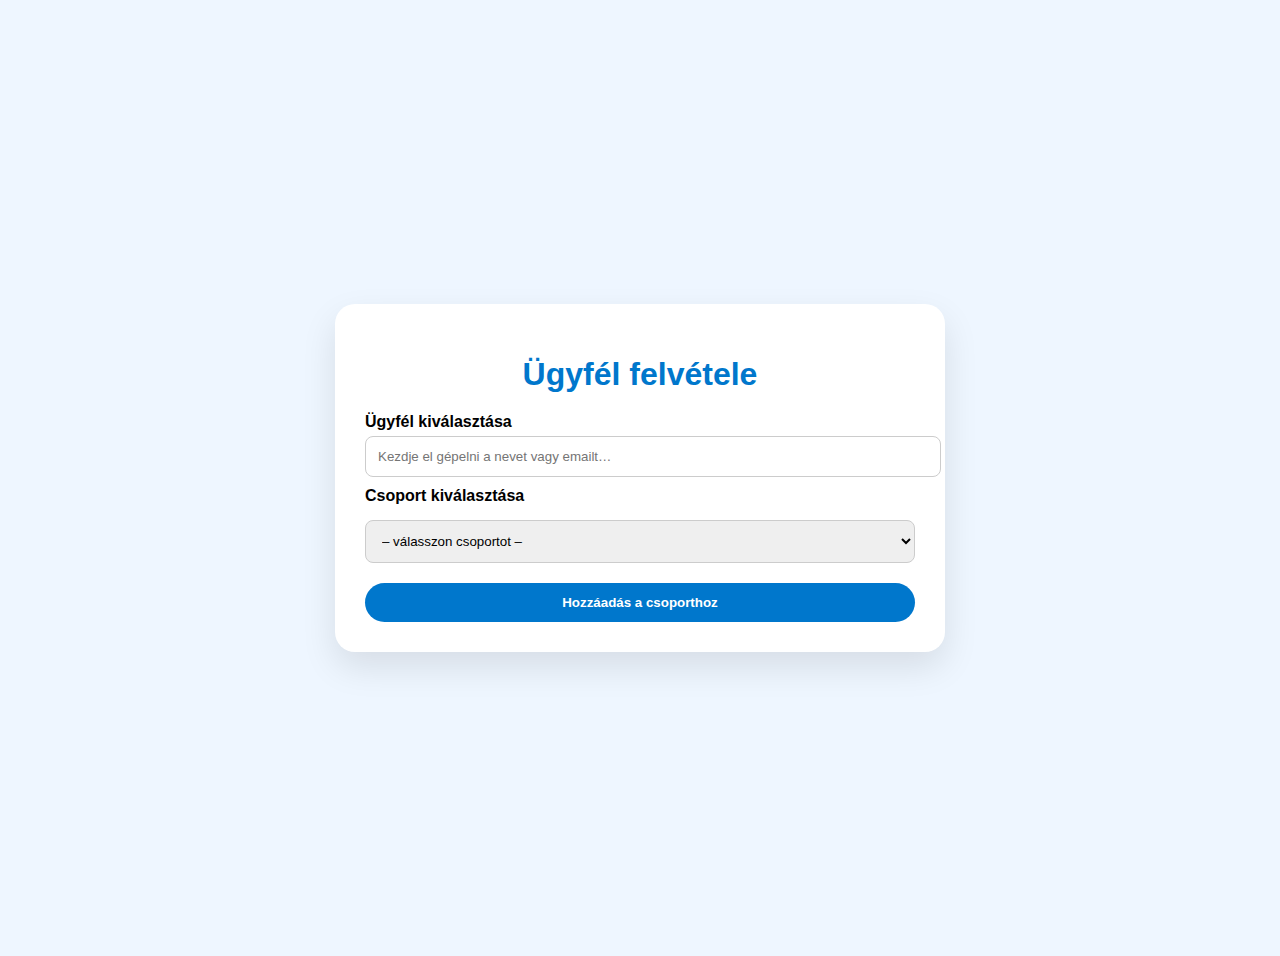
<file: ugyfelek.html>
<!DOCTYPE html>
<html lang="hu">
<head>
<meta charset="UTF-8">
<meta name="viewport" content="width=device-width, initial-scale=1.0">
<title>Ügyfél hozzáadása csoporthoz</title>

<style>
    body {
        background: #eef6ff;
        font-family: "Segoe UI", Tahoma, sans-serif;
        display: flex;
        justify-content: center;
        align-items: center;
        min-height: 100vh;
        padding: 20px;
    }

    .box {
        background: white;
        width: 95%;
        max-width: 550px;
        padding: 30px;
        border-radius: 20px;
        box-shadow: 0 15px 35px rgba(0,0,0,0.1);
    }

    h1 {
        color: #0077cc;
        text-align: center;
        margin-bottom: 20px;
    }

    label {
        font-weight: bold;
        display: block;
        margin: 10px 0 5px;
        text-align: left;
    }

    .search-container {
        position: relative;
    }

    #ugyfelKereses {
        width: 100%;
        padding: 12px;
        border-radius: 8px;
        border: 1px solid #ccc;
    }

    /* 🔵 TALÁLAT LISTA BALRA IGAZÍTVA */
    .talalat-lista {
        position: absolute;
        width: 100%;
        background: white;
        border: 1px solid #ccc;
        border-radius: 8px;
        max-height: 180px;
        overflow-y: auto;
        display: none;
        z-index: 100;
        text-align: left; /* <<< BALRA IGAZÍTÁS */
    }

    .talalat {
        padding: 10px;
        cursor: pointer;
        text-align: left; /* <<< Minden sor balra igazítva */
    }

    .talalat:hover {
        background: #e6f3ff;
    }

    select, button {
        width: 100%;
        padding: 12px;
        border-radius: 8px;
        border: 1px solid #ccc;
        margin-top: 10px;
    }

    button {
        background: #0077cc;
        color: white;
        font-weight: bold;
        border: none;
        margin-top: 20px;
        border-radius: 25px;
        cursor: pointer;
    }

    button:hover {
        background: #005fa3;
    }
</style>
</head>
<body>

<div class="box">
    <h1>Ügyfél felvétele</h1>

    <!-- ÜGYFÉL KERESÉS -->
    <label>Ügyfél kiválasztása</label>
    <div class="search-container">
        <input type="text" id="ugyfelKereses" placeholder="Kezdje el gépelni a nevet vagy emailt…">
        <div id="talalatLista" class="talalat-lista"></div>
    </div>

    <!-- CSOPORT LISTA -->
    <label>Csoport kiválasztása</label>
    <select id="csoportLista">
        <option value="">– válasszon csoportot –</option>
        <option value="1">Edzés csoport</option>
        <option value="2">Masszázs csoport</option>
        <option value="3">Oktatás csoport</option>
    </select>

    <!-- KÜLDÉS -->
    <button onclick="hozzaadas()">Hozzáadás a csoporthoz</button>
</div>

<script>
let ugyfelek = [];
let kivalasztottUgyfelID = null;

/* 🔵 1) Ügyfelek betöltése DB-ből */
fetch("ugyfelek.php")
    .then(r => r.json())
    .then(data => ugyfelek = data);

/* 🔵 2) Keresés gépelésre */
document.getElementById("ugyfelKereses").addEventListener("input", function() {
    const szoveg = this.value.toLowerCase();
    const lista = document.getElementById("talalatLista");

    lista.innerHTML = "";
    if (szoveg.length < 1) {
        lista.style.display = "none";
        return;
    }

    const talalatok = ugyfelek.filter(u =>
        u.nev.toLowerCase().includes(szoveg) ||
        u.email.toLowerCase().includes(szoveg)
    );

    talalatok.forEach(u => {
        const div = document.createElement("div");
        div.classList.add("talalat");
        div.textContent = u.nev + " (" + u.email + ")";
        div.onclick = () => valasztUgyfel(u);
        lista.appendChild(div);
    });

    lista.style.display = talalatok.length ? "block" : "none";
});

/* 🔵 Ügyfél kiválasztása */
function valasztUgyfel(u) {
    document.getElementById("ugyfelKereses").value = u.nev + " (" + u.email + ")";
    document.getElementById("talalatLista").style.display = "none";
    kivalasztottUgyfelID = u.id;
}

/* 🔵 Végleges hozzáadás */
function hozzaadas() {
    const csoport = document.getElementById("csoportLista").value;

    if (!kivalasztottUgyfelID) {
        alert("Válasszon egy ügyfelet!");
        return;
    }
    if (!csoport) {
        alert("Válasszon csoportot!");
        return;
    }

    alert("Ügyfél sikeresen hozzáadva!");

    /* majd később: fetch POST PHP-ba */
}
</script>

</body>
</html>
</file>
<file: csoport.css>
body {
    font-family: Arial, sans-serif;
    background: #f1f3f4;
    margin: 0;
}

/* fejléc */
.fejlec {
    background: blue;
    color: white;
    padding: 20px;
    display: flex;
    justify-content: space-between;
    align-items: center;
}

#ujCsoportBtn {
    background: white;
    color: blue;
    padding: 8px 14px;
    border-radius: 20px;
    text-decoration: none;
    font-weight: bold;
}

/* kártyák */
.kartya-grid {
    padding: 20px;
    display: grid;
    grid-template-columns: repeat(auto-fill, minmax(220px, 1fr));
    gap: 20px;
}

.kartya {
    background: white;
    border-radius: 12px;
    box-shadow: 0 2px 6px rgba(0,0,0,0.15);
    overflow: hidden;
}

.kartya-fejlec {
    background: var(--szin, #34a853);
    padding: 20px;
    display: flex;
    justify-content: center;
}

.ikon {
    width: 100px;
    height: 48px;
    background: white;
    border-radius: 50%;
    display: flex;
    align-items: center;
    justify-content: center;
    font-size: 22px;
}

.kartya-tartalom {
    padding: 15px;
}

.kartya-tartalom h2 {
    margin: 0 0 5px 0;
}

.tipus {
    font-size: 14px;
    color: #777;
}

.leiras {
    font-size: 14px;
    color: #555;
}

/* űrlap */
.form-kartya {
    max-width: 400px;
    margin: 60px auto;
    background: white;
    padding: 25px;
    border-radius: 12px;
}

input, textarea, select {
    width: 100%;
    padding: 10px;
    margin-bottom: 15px;
}

button {
    width: 100%;
    background: blue;
    color: white;
    border: none;
    padding: 10px;
    border-radius: 20px;
    cursor: pointer;
}
</file>
